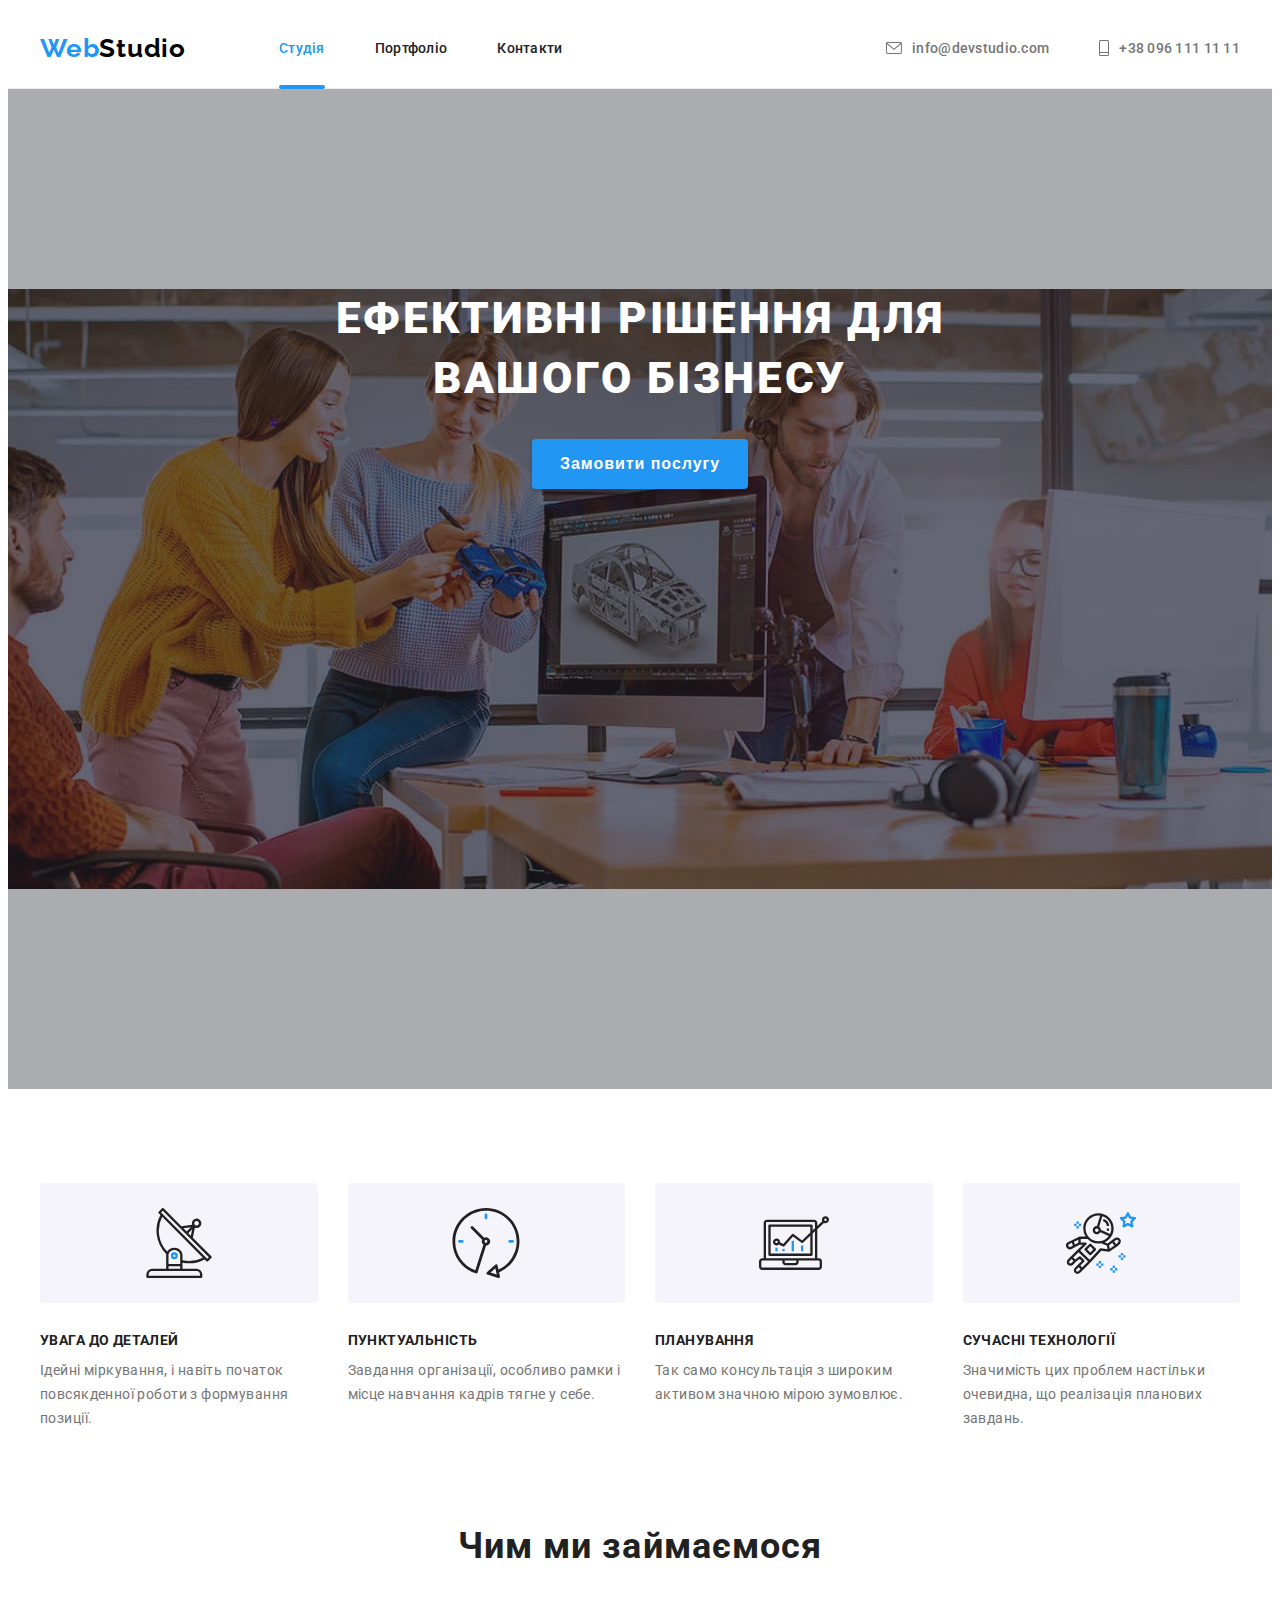
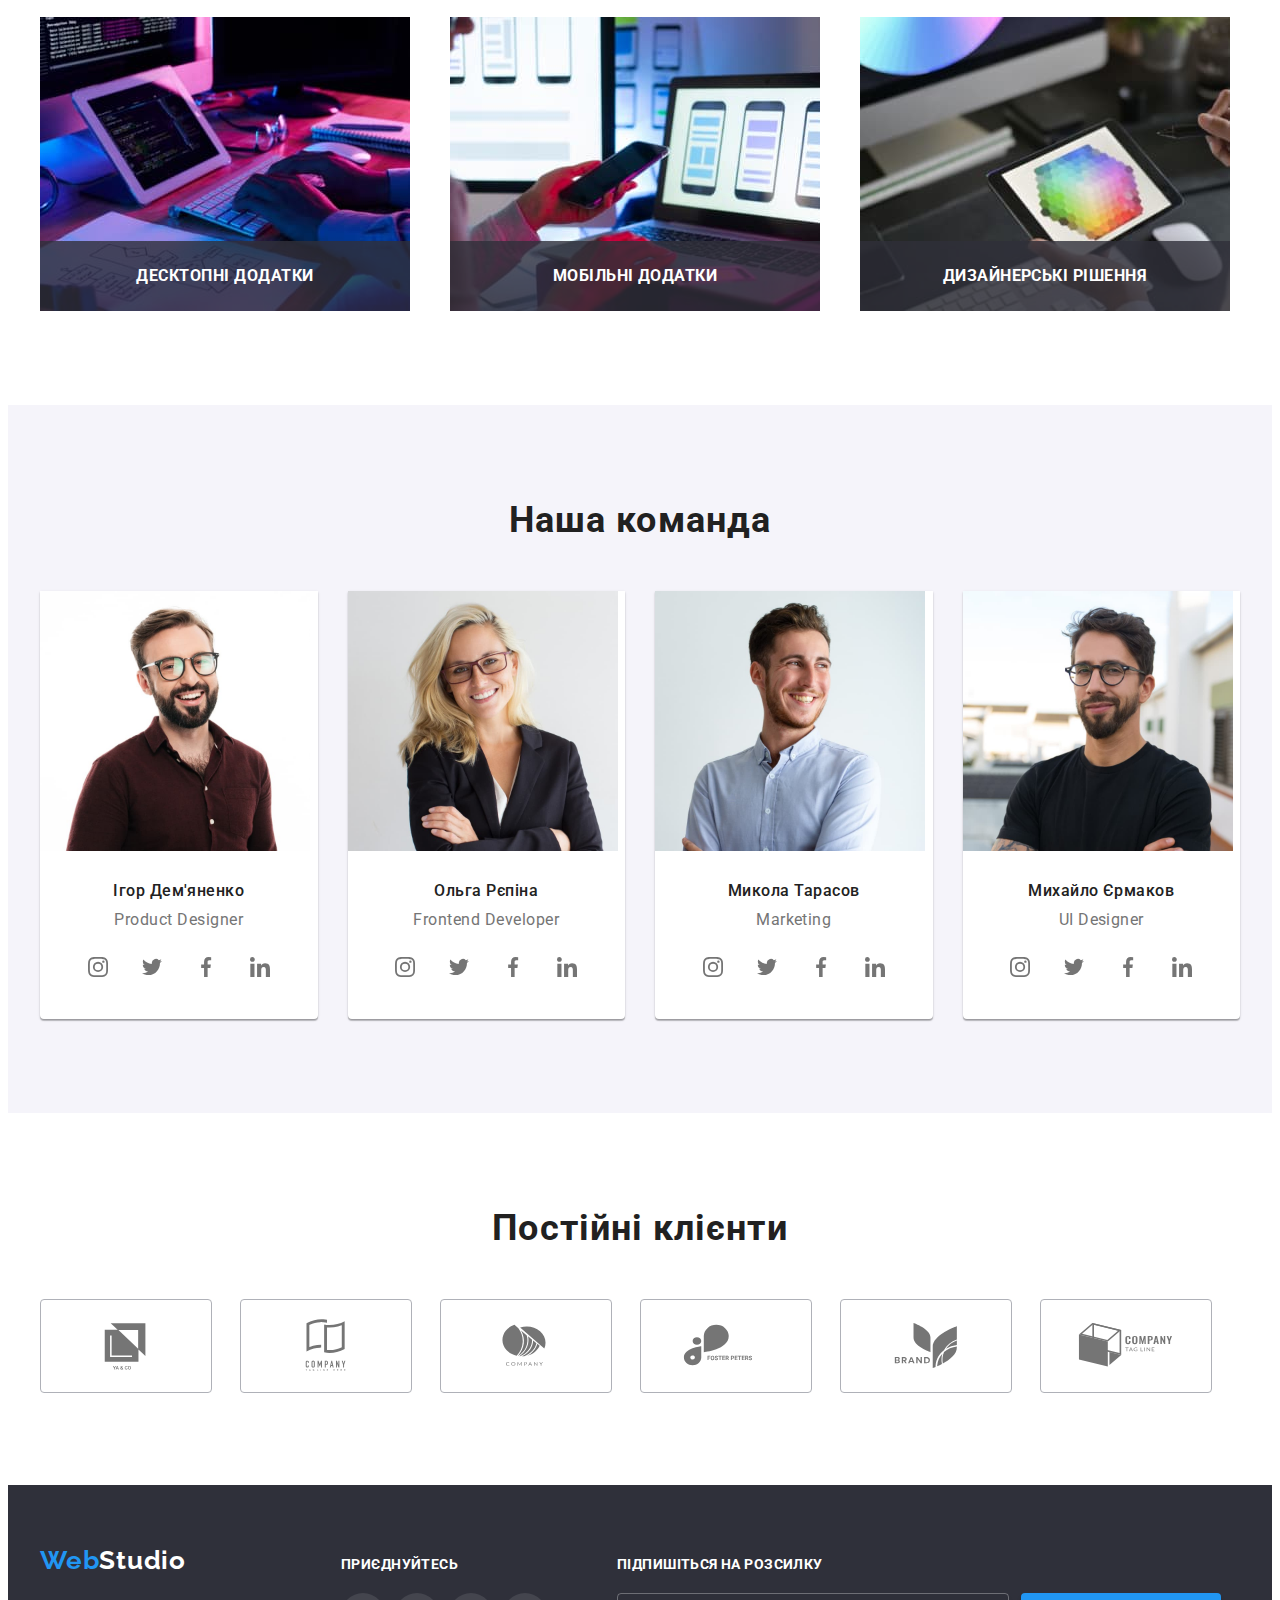
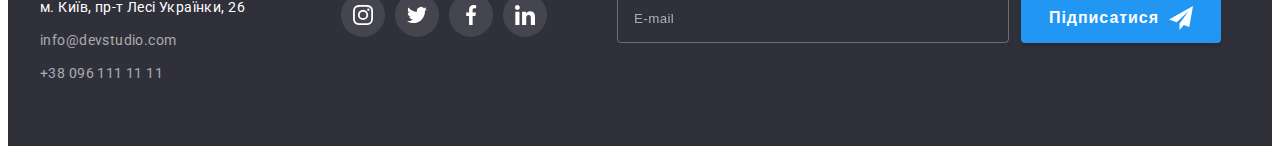
<file: index.html>
<!DOCTYPE html>
<html lang="uk">
  <head>
    <meta charset="UTF-8" />
    <meta http-equiv="X-UA-Compatible" content="IE=edge" />
    <meta name="viewport" content="width=device-width, initial-scale=1.0" />
    <title>WebStudio</title>
    <link rel="preconnect" href="https://fonts.googleapis.com" />
    <link rel="preconnect" href="https://fonts.gstatic.com" crossorigin />
    <link
      href="https://fonts.googleapis.com/css2?family=Raleway:wght@700&family=Roboto:wght@400;500;700;900&display=swap"
      rel="stylesheet"
    />
    <link
      rel="stylesheet"
      href="https://cdnjs.cloudflare.com/ajax/libs/modern-normalize/1.1.0/modern-normalize.min.css"
      integrity="sha512-wpPYUAdjBVSE4KJnH1VR1HeZfpl1ub8YT/NKx4PuQ5NmX2tKuGu6U/JRp5y+Y8XG2tV+wKQpNHVUX03MfMFn9Q=="
      crossorigin="anonymous"
      referrerpolicy="no-referrer"
    />
    <link rel="stylesheet" href="./css/styles.css" />
  </head>
  <body>
    <header class="site-header">
      <div class="container site-header-container">
        <nav class="site-navigation">
          <a href="./index.html" class="main-logo-header link"
            ><span class="logo-part">Web</span>Studio</a
          >
          <ul class="list site-header-list">
            <li class="site-header-item">
              <a href="./index.html" class="link current-page site-header-nav-link site-header-link"
                >Студія</a
              >
            </li>
            <li class="site-header-item">
              <a href="./portfolio.html" class="link site-header-nav-link site-header-link"
                >Портфоліо</a
              >
            </li>
            <li class="site-header-item">
              <a href="#" class="link site-header-nav-link site-header-link">Контакти</a>
            </li>
          </ul>
        </nav>
        <ul class="site-contacts list site-header-list">
          <li class="site-header-item">
            <a href="mailto:info@devstudio.com" class="link site-contacts-link site-header-link">
              <svg class="site-contacts-envelope-icon icon">
                <use href="./images/icons.svg#envelope"></use>
              </svg>
              info@devstudio.com</a
            >
          </li>
          <li class="site-header-item">
            <a href="tel:+380961111111" class="link site-contacts-link site-header-link">
              <svg class="site-contacts-phone-icon icon">
                <use href="./images/icons.svg#mobile-phone"></use>
              </svg>
              +38 096 111 11 11</a
            >
          </li>
        </ul>
      </div>
    </header>
    <main>
      <section class="hero">
        <div class="container">
          <h1 class="hero-title heading">Ефективні рішення для вашого бізнесу</h1>
          <button type="button" class="hero-btn button main-button" data-modal-open>
            Замовити послугу
          </button>
        </div>
      </section>
      <section class="company-characteristics section company-characteristics-section">
        <div class="container">
          <!-- Заголовок, який треба буде сховати -->
          <h2 class="visually-hidden">Характерні особливості студії</h2>
          <ul class="list company-characteristics-list">
            <li class="company-characteristics-list-item">
              <div class="company-characteristics-thumb">
                <svg class="company-characteristics-icon icon">
                  <use href="./images/icons.svg#antenna"></use>
                </svg>
              </div>
              <h3 class="title heading company-characteristics-title">УВАГА ДО ДЕТАЛЕЙ</h3>
              <p class="company-characteristics-text text">
                Ідейні міркування, і навіть початок повсякденної роботи з формування позиції.
              </p>
            </li>
            <li class="company-characteristics-list-item">
              <div class="company-characteristics-thumb">
                <svg class="company-characteristics-icon icon">
                  <use href="./images/icons.svg#clock"></use>
                </svg>
              </div>
              <h3 class="title heading company-characteristics-title">ПУНКТУАЛЬНІСТЬ</h3>
              <p class="company-characteristics-text text">
                Завдання організації, особливо рамки і місце навчання кадрів тягне у себе.
              </p>
            </li>
            <li class="company-characteristics-list-item">
              <div class="company-characteristics-thumb">
                <svg class="company-characteristics-icon icon">
                  <use href="./images/icons.svg#diagram"></use>
                </svg>
              </div>
              <h3 class="title heading company-characteristics-title">ПЛАНУВАННЯ</h3>
              <p class="company-characteristics-text text">
                Так само консультація з широким активом значною мірою зумовлює.
              </p>
            </li>
            <li class="company-characteristics-list-item">
              <div class="company-characteristics-thumb">
                <svg class="company-characteristics-icon icon">
                  <use href="./images/icons.svg#astronaut"></use>
                </svg>
              </div>
              <h3 class="title heading company-characteristics-title">СУЧАСНІ ТЕХНОЛОГІЇ</h3>
              <p class="company-characteristics-text text">
                Значимість цих проблем настільки очевидна, що реалізація планових завдань.
              </p>
            </li>
          </ul>
        </div>
      </section>
      <section class="company-activities section">
        <div class="container">
          <h2 class="title heading company-activities-title">Чим ми займаємося</h2>
          <ul class="list company-activities-list">
            <li class="company-activities-item">
              <img
                src="./images/typing.jpg"
                alt="Програмування"
                width="370"
                height="294"
                class="image"
              />
              <div class="company-activities-text-background">
                <p class="text company-activities-text">Десктопні додатки</p>
              </div>
            </li>
            <li class="company-activities-item">
              <img
                src="./images/phone.jpg"
                alt="Створення макету"
                width="370"
                height="294"
                class="image"
              />
              <div class="company-activities-text-background">
                <p class="text company-activities-text">Мобільні додатки</p>
              </div>
            </li>
            <li class="company-activities-item">
              <img
                src="./images/tablet.jpg"
                alt="Оформлення дизайну"
                width="370"
                height="294"
                class="image"
              />
              <div class="company-activities-text-background">
                <p class="text company-activities-text">Дизайнерські рішення</p>
              </div>
            </li>
          </ul>
        </div>
      </section>
      <section class="company-team section">
        <div class="container">
          <h2 class="company-team-main-title heading">Наша команда</h2>
          <ul class="list company-team-list">
            <li class="company-team-list-item">
              <img
                src="./images/ihor-demianenko.jpg"
                alt="Ігор Дем'яненко"
                width="270"
                height="260"
                class="image"
              />
              <div class="company-team-text-item">
                <h3 class="title heading company-team-title">Ігор Дем'яненко</h3>
                <p lang="en" class="text company-team-text">Product Designer</p>
                <ul class="list social-networks">
                  <li class="social-netw-item">
                    <a href="#" class="social-netw-link">
                      <svg class="social-netw-icon icon">
                        <use href="./images/icons.svg#instagram"></use>
                      </svg>
                    </a>
                  </li>
                  <li class="social-netw-item">
                    <a href="#" class="social-netw-link">
                      <svg class="social-netw-icon icon">
                        <use href="./images/icons.svg#twitter"></use>
                      </svg>
                    </a>
                  </li>
                  <li class="social-netw-item">
                    <a href="#" class="social-netw-link">
                      <svg class="social-netw-icon icon">
                        <use href="./images/icons.svg#facebook"></use>
                      </svg>
                    </a>
                  </li>
                  <li class="social-netw-item">
                    <a href="#" class="social-netw-link">
                      <svg class="social-netw-icon icon">
                        <use href="./images/icons.svg#linkedin"></use>
                      </svg>
                    </a>
                  </li>
                </ul>
              </div>
            </li>
            <li class="company-team-list-item">
              <img
                src="./images/olha-riepina.jpg"
                alt="Ольга Рєпіна"
                width="270"
                height="260"
                class="image"
              />
              <div class="company-team-text-item">
                <h3 class="title heading company-team-title">Ольга Рєпіна</h3>
                <p lang="en" class="text company-team-text">Frontend Developer</p>
                <ul class="list social-networks">
                  <li class="social-netw-item">
                    <a href="#" class="social-netw-link">
                      <svg class="social-netw-icon icon">
                        <use href="./images/icons.svg#instagram"></use>
                      </svg>
                    </a>
                  </li>
                  <li class="social-netw-item">
                    <a href="#" class="social-netw-link">
                      <svg class="social-netw-icon icon">
                        <use href="./images/icons.svg#twitter"></use>
                      </svg>
                    </a>
                  </li>
                  <li class="social-netw-item">
                    <a href="#" class="social-netw-link">
                      <svg class="social-netw-icon icon">
                        <use href="./images/icons.svg#facebook"></use>
                      </svg>
                    </a>
                  </li>
                  <li class="social-netw-item">
                    <a href="#" class="social-netw-link">
                      <svg class="social-netw-icon icon">
                        <use href="./images/icons.svg#linkedin"></use>
                      </svg>
                    </a>
                  </li>
                </ul>
              </div>
            </li>
            <li class="company-team-list-item">
              <img
                src="./images/mykola-tarasov.jpg"
                alt="Микола Тарасов"
                width="270"
                height="260"
                class="image"
              />
              <div class="company-team-text-item">
                <h3 class="title heading company-team-title">Микола Тарасов</h3>
                <p lang="en" class="text company-team-text">Marketing</p>
                <ul class="list social-networks">
                  <li class="social-netw-item">
                    <a href="#" class="social-netw-link">
                      <svg class="social-netw-icon icon">
                        <use href="./images/icons.svg#instagram"></use>
                      </svg>
                    </a>
                  </li>
                  <li class="social-netw-item">
                    <a href="#" class="social-netw-link">
                      <svg class="social-netw-icon icon">
                        <use href="./images/icons.svg#twitter"></use>
                      </svg>
                    </a>
                  </li>
                  <li class="social-netw-item">
                    <a href="#" class="social-netw-link">
                      <svg class="social-netw-icon icon">
                        <use href="./images/icons.svg#facebook"></use>
                      </svg>
                    </a>
                  </li>
                  <li class="social-netw-item">
                    <a href="#" class="social-netw-link">
                      <svg class="social-netw-icon icon">
                        <use href="./images/icons.svg#linkedin"></use>
                      </svg>
                    </a>
                  </li>
                </ul>
              </div>
            </li>
            <li class="company-team-list-item">
              <img
                src="./images/mykhailo-yermakov.jpg"
                alt="Михайло Єрмаков"
                width="270"
                height="260"
                class="image"
              />
              <div class="company-team-text-item">
                <h3 class="title heading company-team-title">Михайло Єрмаков</h3>
                <p lang="en" class="text company-team-text">UI Designer</p>
                <ul class="list social-networks">
                  <li class="social-netw-item">
                    <a href="#" class="social-netw-link">
                      <svg class="social-netw-icon icon">
                        <use href="./images/icons.svg#instagram"></use>
                      </svg>
                    </a>
                  </li>
                  <li class="social-netw-item">
                    <a href="#" class="social-netw-link">
                      <svg class="social-netw-icon icon">
                        <use href="./images/icons.svg#twitter"></use>
                      </svg>
                    </a>
                  </li>
                  <li class="social-netw-item">
                    <a href="#" class="social-netw-link">
                      <svg class="social-netw-icon icon">
                        <use href="./images/icons.svg#facebook"></use>
                      </svg>
                    </a>
                  </li>
                  <li class="social-netw-item">
                    <a href="#" class="social-netw-link">
                      <svg class="social-netw-icon icon">
                        <use href="./images/icons.svg#linkedin"></use>
                      </svg>
                    </a>
                  </li>
                </ul>
              </div>
            </li>
          </ul>
        </div>
      </section>
      <section class="company-partners section">
        <div class="container">
          <h2 class="title heading company-partners-title">Постійні клієнти</h2>
          <ul class="company-partners-list list">
            <li class="company-partners-list-item">
              <a href="#" class="company-partners-link">
                <svg class="company-partners-logo-icon icon">
                  <use href="./images/icons.svg#ya-and-co"></use>
                </svg>
              </a>
            </li>
            <li class="company-partners-list-item">
              <a href="#" class="company-partners-link">
                <svg class="company-partners-logo-icon icon">
                  <use href="./images/icons.svg#tag-line-here"></use>
                </svg>
              </a>
            </li>
            <li class="company-partners-list-item">
              <a href="#" class="company-partners-link">
                <svg class="company-partners-logo-icon icon">
                  <use href="./images/icons.svg#company-company"></use>
                </svg>
              </a>
            </li>
            <li class="company-partners-list-item">
              <a href="#" class="company-partners-link">
                <svg class="company-partners-logo-icon icon">
                  <use href="./images/icons.svg#foster-peters"></use>
                </svg>
              </a>
            </li>
            <li class="company-partners-list-item">
              <a href="#" class="company-partners-link">
                <svg class="company-partners-logo-icon icon">
                  <use href="./images/icons.svg#company-brand"></use>
                </svg>
              </a>
            </li>
            <li class="company-partners-list-item">
              <a href="#" class="company-partners-link">
                <svg class="company-partners-logo-icon icon">
                  <use href="./images/icons.svg#company-tag-line"></use>
                </svg>
              </a>
            </li>
          </ul>
        </div>
      </section>
    </main>
    <footer class="site-footer">
      <div class="container site-footer-container">
        <div class="footer-logo-and-address">
          <a href="./index.html" class="main-logo-footer link"
            ><span class="logo-part">Web</span>Studio</a
          >
          <address class="company-address address">
            <p class="company-address-exact-address text company-address-item">
              м. Київ, пр-т Лесі Українки, 26
            </p>
            <ul class="list">
              <li class="company-address-item">
                <a href="mailto:info@devstudio.com" class="link company-address-link"
                  >info@devstudio.com</a
                >
              </li>
              <li class="company-address-item">
                <a href="tel:+380961111111" class="link company-address-link">+38 096 111 11 11</a>
              </li>
            </ul>
          </address>
        </div>
        <div class="footer-social-networks">
          <p class="social-networks-text footer-text text">Приєднуйтесь</p>
          <ul class="list social-networks">
            <li class="social-netw-item">
              <a href="#" class="social-netw-link social-netw-link-footer">
                <svg class="social-netw-icon icon">
                  <use href="./images/icons.svg#instagram"></use>
                </svg>
              </a>
            </li>
            <li class="social-netw-item">
              <a href="#" class="social-netw-link social-netw-link-footer">
                <svg class="social-netw-icon icon">
                  <use href="./images/icons.svg#twitter"></use>
                </svg>
              </a>
            </li>
            <li class="social-netw-item">
              <a href="#" class="social-netw-link social-netw-link-footer">
                <svg class="social-netw-icon icon">
                  <use href="./images/icons.svg#facebook"></use>
                </svg>
              </a>
            </li>
            <li class="social-netw-item">
              <a href="#" class="social-netw-link social-netw-link-footer">
                <svg class="social-netw-icon icon">
                  <use href="./images/icons.svg#linkedin"></use>
                </svg>
              </a>
            </li>
          </ul>
        </div>
        <div class="subscribe-to-mailing-list">
          <form>
            <p class="subscribe-text footer-text text">Підпишіться на розсилку</p>
            <label for="subscribe-input" class="subscribe-label"></label>
            <div class="subscribe-input-button-wrapper">
              <input
                type="email"
                name="subscribe-to-mailing"
                id="subscribe-input"
                placeholder="E-mail"
                class="subscribe-input"
              />
              <button type="submit" class="subscribe-submit-button button main-button">
                Підписатися
                <svg class="subscribe-submit-icon icon">
                  <use href="./images/icons.svg#send"></use>
                </svg>
              </button>
            </div>
          </form>
        </div>
      </div>
    </footer>
    <div class="backdrop is-hidden" data-modal>
      <div class="modal">
        <h2 class="modal-title title heading">Залиште свої дані, ми вам передзвонимо</h2>
        <form class="modal-form">
          <ul class="modal-form-contacts-list list">
            <li class="modal-form-contact">
              <label for="modal-name" class="modal-label">Ім'я</label>
              <div class="modal-input-wrapper">
                <input type="text" name="modal-name" id="modal-name" class="modal-input" />
                <svg class="modal-icon icon">
                  <use href="./images/icons.svg#person"></use>
                </svg>
              </div>
            </li>
            <li class="modal-form-contact">
              <label for="modal-phone" class="modal-label">Телефон</label>
              <div class="modal-input-wrapper">
                <input type="tel" name="modal-phone" id="modal-phone" class="modal-input" />
                <svg class="modal-icon icon">
                  <use href="./images/icons.svg#phone-modal"></use>
                </svg>
              </div>
            </li>
            <li class="modal-form-contact">
              <label for="modal-email" class="modal-label">Пошта</label>
              <div class="modal-input-wrapper">
                <input type="email" name="modal-email" id="modal-email" class="modal-input" />
                <svg class="modal-icon icon">
                  <use href="./images/icons.svg#email-modal"></use>
                </svg>
              </div>
            </li>
          </ul>
          <label for="modal-comment" class="modal-label">Коментар</label>
          <textarea
            name="modal-comment"
            id="modal-comment"
            class="modal-comment-input"
            placeholder="Введіть текст"
          ></textarea>
          <label class="modal-checkbox-label">
            <input type="checkbox" name="modal-checkbox" class="modal-checkbox visually-hidden" />
            <span class="checkbox-box"
              ><svg class="modal-checkbox-icon">
                <use href="./images/icons.svg#check"></use></svg
            ></span>
            <span class="text modal-checkbox-text">
              Погоджуюся з розсилкою та приймаю
              <a href="#" class="modal-checkbox-link link">Умови договору</a>
            </span></label
          >
          <button type="submit" class="modal-submit-button button main-button">Відправити</button>
        </form>
        <button type="button" class="modal-button button" data-modal-close>
          <svg class="modal-close-icon icon">
            <use href="./images/icons.svg#close-the-window"></use>
          </svg>
        </button>
      </div>
    </div>
    <script src="./js/modal.js"></script>
  </body>
</html>
</file>
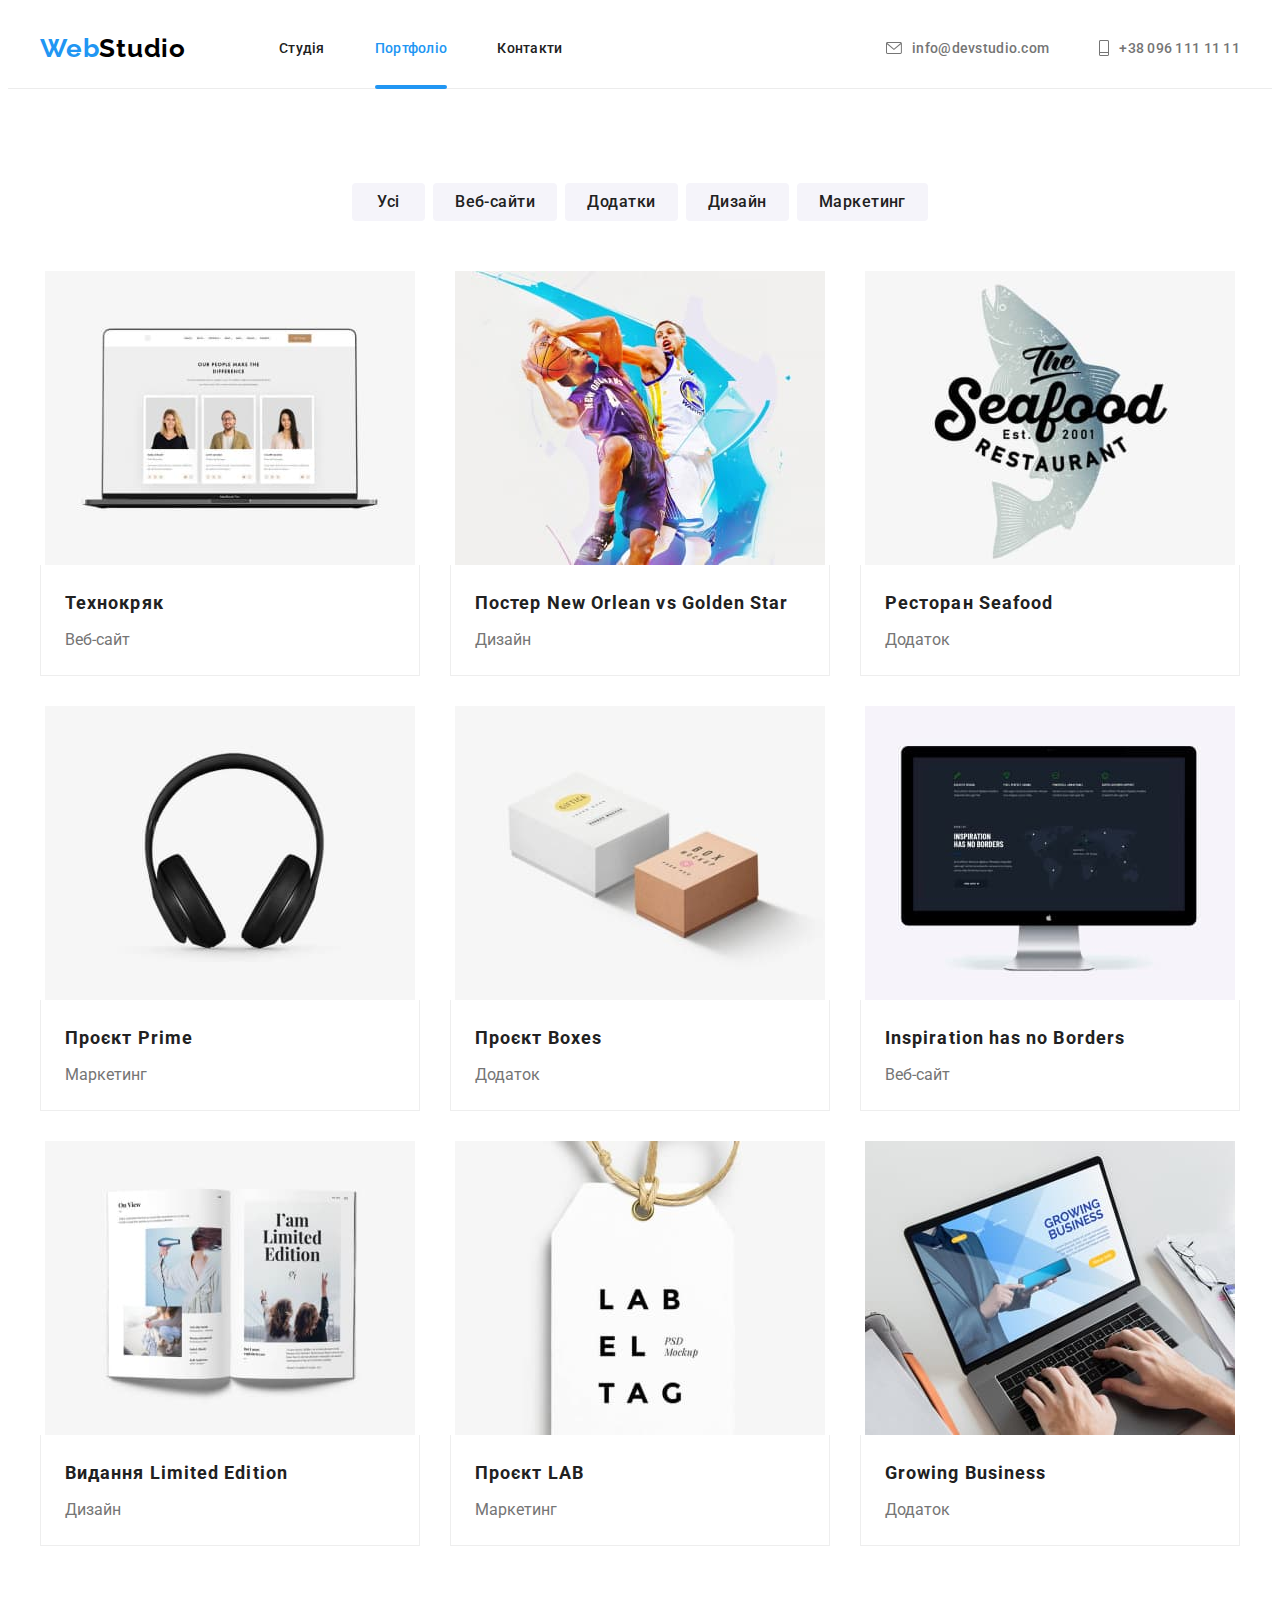
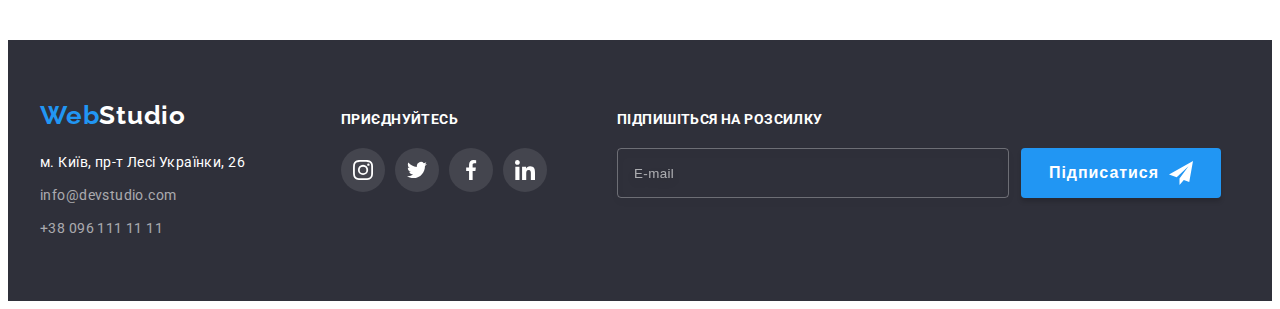
<file: portfolio.html>
<!DOCTYPE html>
<html lang="uk">
  <head>
    <meta charset="UTF-8" />
    <meta http-equiv="X-UA-Compatible" content="IE=edge" />
    <meta name="viewport" content="width=device-width, initial-scale=1.0" />
    <title>Portfolio</title>
    <link rel="preconnect" href="https://fonts.googleapis.com" />
    <link rel="preconnect" href="https://fonts.gstatic.com" crossorigin />
    <link
      href="https://fonts.googleapis.com/css2?family=Raleway:wght@700&family=Roboto:wght@400;500;700;900&display=swap"
      rel="stylesheet"
    />
    <link
      rel="stylesheet"
      href="https://cdnjs.cloudflare.com/ajax/libs/modern-normalize/1.1.0/modern-normalize.min.css"
      integrity="sha512-wpPYUAdjBVSE4KJnH1VR1HeZfpl1ub8YT/NKx4PuQ5NmX2tKuGu6U/JRp5y+Y8XG2tV+wKQpNHVUX03MfMFn9Q=="
      crossorigin="anonymous"
      referrerpolicy="no-referrer"
    />
    <link rel="stylesheet" href="./css/styles.css" />
  </head>
  <body>
    <header class="site-header">
      <div class="container site-header-container">
        <nav class="site-navigation">
          <a href="./index.html" class="main-logo-header link"
            ><span class="logo-part">Web</span>Studio</a
          >
          <ul class="list site-header-list">
            <li class="site-header-item">
              <a href="./index.html" class="link site-header-nav-link site-header-link">Студія</a>
            </li>
            <li class="site-header-item">
              <a
                href="./portfolio.html"
                class="link site-header-nav-link site-header-link current-page"
                >Портфоліо</a
              >
            </li>
            <li class="site-header-item">
              <a href="#" class="link site-header-nav-link site-header-link">Контакти</a>
            </li>
          </ul>
        </nav>
        <ul class="site-contacts list site-header-list">
          <li class="site-header-item">
            <a href="mailto:info@devstudio.com" class="link site-contacts-link site-header-link">
              <svg class="site-contacts-envelope-icon icon">
                <use href="./images/icons.svg#envelope"></use>
              </svg>
              info@devstudio.com</a
            >
          </li>
          <li class="site-header-item">
            <a href="tel:+380961111111" class="link site-contacts-link site-header-link">
              <svg class="site-contacts-phone-icon icon">
                <use href="./images/icons.svg#mobile-phone"></use>
              </svg>
              +38 096 111 11 11</a
            >
          </li>
        </ul>
      </div>
    </header>
    <main>
      <section class="filter-with-samples section">
        <div class="container">
          <!-- Цей заголовок приховаємо -->
          <h1 class="visually-hidden">Приклади наших робіт</h1>
          <ul class="site-filter list">
            <li><button type="button" class="button site-filter-button">Усі</button></li>
            <li class="site-filter-item">
              <button type="button" class="button site-filter-button">Веб-сайти</button>
            </li>
            <li class="site-filter-item">
              <button type="button" class="button site-filter-button">Додатки</button>
            </li>
            <li class="site-filter-item">
              <button type="button" class="button site-filter-button">Дизайн</button>
            </li>
            <li class="site-filter-item">
              <button type="button" class="button site-filter-button">Маркетинг</button>
            </li>
          </ul>
          <ul class="work-samples list">
            <li class="work-samples-list-item">
              <a href="#" class="work-samples-link link">
                <div class="work-samples-thumb">
                  <img
                    src="./images/technokriak.jpg"
                    alt="Веб-сайт"
                    width="370"
                    height="294"
                    class="image work-samples-image"
                  />
                  <div class="work-samples-overlay">
                    <p class="work-samples-overlay-text">
                      Ресурс пропонує комплексні пропозиції з різним рівнем функціоналу та сервісів.
                      Все це дозволить відвідувачу отримати вичерпні відомості про компанію чи
                      приватну особу.
                    </p>
                  </div>
                </div>
                <div class="work-samples-text-item">
                  <h2 class="title heading work-samples-title">Технокряк</h2>
                  <p class="text work-samples-text">Веб-сайт</p>
                </div></a
              >
            </li>
            <li class="work-samples-list-item">
              <a href="#" class="work-samples-link link">
                <div class="work-samples-thumb">
                  <img
                    src="./images/poster.jpg"
                    alt="Постер з баскетболістами"
                    width="370"
                    height="294"
                    class="image work-samples-image"
                  />
                  <div class="work-samples-overlay">
                    <p class="work-samples-overlay-text">
                      Ресурс пропонує комплексні пропозиції з різним рівнем функціоналу та сервісів.
                      Все це дозволить відвідувачу отримати вичерпні відомості про компанію чи
                      приватну особу.
                    </p>
                  </div>
                </div>
                <div class="work-samples-text-item">
                  <h2 class="title heading work-samples-title">
                    Постер <span lang="en">New Orlean vs Golden Star</span>
                  </h2>
                  <p class="text work-samples-text">Дизайн</p>
                </div>
              </a>
            </li>
            <li class="work-samples-list-item">
              <a href="#" class="work-samples-link link">
                <div class="work-samples-thumb">
                  <img
                    src="./images/restaurant.jpg"
                    alt="Логотип ресторану"
                    width="370"
                    height="294"
                    class="image work-samples-image"
                  />
                  <div class="work-samples-overlay">
                    <p class="work-samples-overlay-text">
                      Ресурс пропонує комплексні пропозиції з різним рівнем функціоналу та сервісів.
                      Все це дозволить відвідувачу отримати вичерпні відомості про компанію чи
                      приватну особу.
                    </p>
                  </div>
                </div>
                <div class="work-samples-text-item">
                  <h2 class="title heading work-samples-title">
                    Ресторан <span lang="en">Seafood</span>
                  </h2>
                  <p class="text work-samples-text">Додаток</p>
                </div>
              </a>
            </li>
            <li class="work-samples-list-item">
              <a href="#" class="work-samples-link link">
                <div class="work-samples-thumb">
                  <img
                    src="./images/headphones.jpg"
                    alt="Навушники"
                    width="370"
                    height="294"
                    class="image work-samples-image"
                  />
                  <div class="work-samples-overlay">
                    <p class="work-samples-overlay-text">
                      Ресурс пропонує комплексні пропозиції з різним рівнем функціоналу та сервісів.
                      Все це дозволить відвідувачу отримати вичерпні відомості про компанію чи
                      приватну особу.
                    </p>
                  </div>
                </div>
                <div class="work-samples-text-item">
                  <h2 class="title heading work-samples-title">
                    Проєкт <span lang="en">Prime</span>
                  </h2>
                  <p class="text work-samples-text">Маркетинг</p>
                </div>
              </a>
            </li>
            <li class="work-samples-list-item">
              <a href="#" class="work-samples-link link">
                <div class="work-samples-thumb">
                  <img
                    src="./images/boxes.jpg"
                    alt="Коробки"
                    width="370"
                    height="294"
                    class="image work-samples-image"
                  />
                  <div class="work-samples-overlay">
                    <p class="work-samples-overlay-text">
                      Ресурс пропонує комплексні пропозиції з різним рівнем функціоналу та сервісів.
                      Все це дозволить відвідувачу отримати вичерпні відомості про компанію чи
                      приватну особу.
                    </p>
                  </div>
                </div>
                <div class="work-samples-text-item">
                  <h2 class="title heading work-samples-title">
                    Проєкт <span lang="en">Boxes</span>
                  </h2>
                  <p class="text work-samples-text">Додаток</p>
                </div>
              </a>
            </li>
            <li class="work-samples-list-item">
              <a href="#" class="work-samples-link link">
                <div class="work-samples-thumb">
                  <img
                    src="./images/inspiration-has-no-borders.jpg"
                    alt="Веб сайт"
                    width="370"
                    height="294"
                    class="image work-samples-image"
                  />
                  <div class="work-samples-overlay">
                    <p class="work-samples-overlay-text">
                      Ресурс пропонує комплексні пропозиції з різним рівнем функціоналу та сервісів.
                      Все це дозволить відвідувачу отримати вичерпні відомості про компанію чи
                      приватну особу.
                    </p>
                  </div>
                </div>
                <div class="work-samples-text-item">
                  <h2 class="title heading work-samples-title" lang="en">
                    Inspiration has no Borders
                  </h2>
                  <p class="text work-samples-text">Веб-сайт</p>
                </div>
              </a>
            </li>
            <li class="work-samples-list-item">
              <a href="#" class="work-samples-link link">
                <div class="work-samples-thumb">
                  <img
                    src="./images/publication.jpg"
                    alt="Видання"
                    width="370"
                    height="294"
                    class="image work-samples-image"
                  />
                  <div class="work-samples-overlay">
                    <p class="work-samples-overlay-text">
                      Ресурс пропонує комплексні пропозиції з різним рівнем функціоналу та сервісів.
                      Все це дозволить відвідувачу отримати вичерпні відомості про компанію чи
                      приватну особу.
                    </p>
                  </div>
                </div>
                <div class="work-samples-text-item">
                  <h2 class="title heading work-samples-title">
                    Видання <span lang="en">Limited Edition</span>
                  </h2>
                  <p class="text work-samples-text">Дизайн</p>
                </div>
              </a>
            </li>
            <li class="work-samples-list-item">
              <a href="#" class="work-samples-link link">
                <div class="work-samples-thumb">
                  <img
                    src="./images/project.jpg"
                    alt="Етикетка"
                    width="370"
                    height="294"
                    class="image work-samples-image"
                  />
                  <div class="work-samples-overlay">
                    <p class="work-samples-overlay-text">
                      Ресурс пропонує комплексні пропозиції з різним рівнем функціоналу та сервісів.
                      Все це дозволить відвідувачу отримати вичерпні відомості про компанію чи
                      приватну особу.
                    </p>
                  </div>
                </div>
                <div class="work-samples-text-item">
                  <h2 class="title heading work-samples-title">
                    Проєкт <span lang="en">LAB</span>
                  </h2>
                  <p class="text work-samples-text">Маркетинг</p>
                </div>
              </a>
            </li>
            <li class="work-samples-list-item">
              <a href="#" class="work-samples-link link">
                <div class="work-samples-thumb">
                  <img
                    src="./images/growing-business.jpg"
                    alt="Додаток"
                    width="370"
                    height="294"
                    class="image work-samples-image"
                  />
                  <div class="work-samples-overlay">
                    <p class="work-samples-overlay-text">
                      Ресурс пропонує комплексні пропозиції з різним рівнем функціоналу та сервісів.
                      Все це дозволить відвідувачу отримати вичерпні відомості про компанію чи
                      приватну особу.
                    </p>
                  </div>
                </div>
                <div class="work-samples-text-item">
                  <h2 class="title heading work-samples-title" lang="en">Growing Business</h2>
                  <p class="text work-samples-text">Додаток</p>
                </div>
              </a>
            </li>
          </ul>
        </div>
      </section>
    </main>
    <footer class="site-footer">
      <div class="container site-footer-container">
        <div class="footer-logo-and-address">
          <a href="./index.html" class="main-logo-footer link"
            ><span class="logo-part">Web</span>Studio</a
          >
          <address class="company-address address">
            <p class="company-address-exact-address text company-address-item">
              м. Київ, пр-т Лесі Українки, 26
            </p>
            <ul class="list">
              <li class="company-address-item">
                <a href="mailto:info@devstudio.com" class="link company-address-link"
                  >info@devstudio.com</a
                >
              </li>
              <li class="company-address-item">
                <a href="tel:+380961111111" class="link company-address-link">+38 096 111 11 11</a>
              </li>
            </ul>
          </address>
        </div>
        <div class="footer-social-networks">
          <p class="social-networks-text footer-text text">Приєднуйтесь</p>
          <ul class="list social-networks">
            <li class="social-netw-item">
              <a href="#" class="social-netw-link social-netw-link-footer">
                <svg class="social-netw-icon icon">
                  <use href="./images/icons.svg#instagram"></use>
                </svg>
              </a>
            </li>
            <li class="social-netw-item">
              <a href="#" class="social-netw-link social-netw-link-footer">
                <svg class="social-netw-icon icon">
                  <use href="./images/icons.svg#twitter"></use>
                </svg>
              </a>
            </li>
            <li class="social-netw-item">
              <a href="#" class="social-netw-link social-netw-link-footer">
                <svg class="social-netw-icon icon">
                  <use href="./images/icons.svg#facebook"></use>
                </svg>
              </a>
            </li>
            <li class="social-netw-item">
              <a href="#" class="social-netw-link social-netw-link-footer">
                <svg class="social-netw-icon icon">
                  <use href="./images/icons.svg#linkedin"></use>
                </svg>
              </a>
            </li>
          </ul>
        </div>
        <div class="subscribe-to-mailing-list">
          <form>
            <p class="subscribe-text footer-text text">Підпишіться на розсилку</p>
            <label for="subscribe-input" class="subscribe-label"></label>
            <div class="subscribe-input-button-wrapper">
              <input
                type="email"
                name="subscribe-to-mailing"
                id="subscribe-input"
                placeholder="E-mail"
                class="subscribe-input"
              />
              <button type="submit" class="subscribe-submit-button button main-button">
                Підписатися
                <svg class="subscribe-submit-icon icon">
                  <use href="./images/icons.svg#send"></use>
                </svg>
              </button>
            </div>
          </form>
        </div>
      </div>
    </footer>
    <script src="./js/modal.js"></script>
  </body>
</html>
</file>
<file: css/styles.css>
/* Color palette */
/* Main text color #757575 */
/* Secondary text color #212121 */
/* Accent #2196F3 */
:root {
  --main-text-color: #757575;
  --secondary-text-color: #212121;
  --accent-color: #2196f3;
  --white-color: #ffffff;
  --black-color: #000000;
  --secondary-background-color: #2f303a;
  --tertiary-background-color: #f5f4fa;
  --transition-info: 250ms cubic-bezier(0.4, 0, 0.2, 1);
}

/* Index */

/* Body */

body {
  background-color: var(--white-color);
  color: var(--main-text-color);
  font-family: 'Roboto', sans-serif;
}

/* Reseting margin and padding for headings, paragraphs, buttons and lists */

.list,
.text,
.heading,
.button {
  margin: 0;
  padding: 0;
}

/* Make images and icons display as block */

.image,
.icon {
  display: block;
}

/* Container */

.container {
  width: 1200px;
  padding: 0 15px;
  margin: 0 auto;
  /* outline: 2px solid skyblue; */
}

/* Visually hidden items */

.visually-hidden {
  position: absolute;
  width: 1px;
  height: 1px;
  margin: -1px;
  padding: 0;
  overflow: hidden;
  border: 0;
  clip: rect(0 0 0 0);
}

.section {
  padding-top: 94px;
  padding-bottom: 94px;
}

.list {
  list-style: none;
}

.link {
  text-decoration: none;
}

/* For every title */

.title {
  color: var(--secondary-text-color);
  font-weight: 700;
  text-align: center;
}

/* Main buttons */

.main-button {
  min-width: 200px;
  padding: 10px 0;
  font-weight: 700;
  font-size: 16px;
  line-height: 1.88;
  letter-spacing: 0.06em;
  border: none;
  border-radius: 4px;
  box-shadow: 0px 4px 4px rgba(0, 0, 0, 0.15);
  color: var(--white-color);
  background-color: var(--accent-color);
  cursor: pointer;
  transition: background-color var(--transition-info);
}

.main-button:hover,
.main-button:focus {
  background-color: #188ce8;
}

/* Logo */

.main-logo-header,
.main-logo-footer {
  color: var(--black-color);
  font-family: 'Raleway', sans-serif;
  font-size: 26px;
  font-weight: 700;
  line-height: 1.19;
  letter-spacing: 0.03em;
}

.main-logo-header {
  margin-right: 93px;
}

.logo-part {
  color: var(--accent-color);
}

/* Header */
.site-header {
  border-bottom: 1px solid #ececec;
}

.site-header-container {
  display: flex;
  align-items: center;
}

.site-navigation {
  display: flex;
  align-items: center;
}

.site-header-list {
  display: flex;
  column-gap: 50px;
  font-weight: 500;
  font-size: 14px;
  line-height: 1 14;
  letter-spacing: 0.02em;
}

.site-header-link {
  transition: color var(--transition-info);
}

.site-header-link:hover,
.site-header-link:focus {
  color: var(--accent-color);
}

.site-header-nav-link {
  display: block;
  padding-top: 32px;
  padding-bottom: 32px;
  color: var(--secondary-text-color);
}

.site-contacts {
  margin-left: auto;
}

.site-contacts-link {
  display: flex;
  align-items: center;
  padding-top: 32px;
  padding-bottom: 32px;
  color: var(--main-text-color);
}

.site-contacts-envelope-icon {
  margin-right: 10px;
  width: 16px;
  height: 12px;
  fill: currentColor;
}

.site-contacts-phone-icon {
  margin-right: 10px;
  width: 10px;
  height: 16px;
  fill: currentColor;
}

/* Hero */

.hero {
  max-width: 1600px;
  height: 600px;
  margin-left: auto;
  margin-right: auto;
  background-image: linear-gradient(rgba(47, 48, 58, 0.4), rgba(47, 48, 58, 0.4)),
    url('../images/hero-bgi.jpg');
  background-repeat: no-repeat;
  background-position: center;
  /* background-color: var(--secondary-background-color); */
  text-align: center;
  padding-top: 200px;
  padding-bottom: 200px;
}

.hero-title {
  width: 696px;
  margin: auto;
  margin-bottom: 30px;
  color: var(--white-color);
  font-weight: 900;
  font-size: 44px;
  line-height: 1.36;
  letter-spacing: 0.06em;
  text-transform: uppercase;
}

.hero-btn {
  min-width: 216px;
}

/* Company characteristics section */
.company-characteristics-section {
  padding-bottom: 0;
}

.company-characteristics-list {
  display: flex;
  column-gap: 30px;
}

.company-characteristics-list-item {
  width: calc((100% - 3 * 30px) / 4);
}

.company-characteristics-title {
  margin-bottom: 10px;
  font-size: 14px;
  line-height: 1.14;
  text-transform: uppercase;
  text-align: left;
  letter-spacing: 0.03em;
}

.company-characteristics-text {
  font-size: 14px;
  line-height: 1.71;
  letter-spacing: 0.03em;
}

.company-characteristics-thumb {
  display: flex;
  align-items: center;
  justify-content: center;
  height: 120px;
  margin-bottom: 30px;
  border-radius: 4px;
  background-color: var(--tertiary-background-color);
}

.company-characteristics-icon {
  height: 70px;
  width: 70px;
}

/* Company activities section */

.company-activities-list {
  display: flex;
  column-gap: 30px;
}

.company-activities-item {
  position: relative;
  width: calc((100% - 2 * 30px) / 3);
}

.company-activities-title {
  margin-bottom: 50px;
  font-size: 36px;
  line-height: 1.17;
  letter-spacing: 0.03em;
}

.company-activities-text-background {
  display: flex;
  position: absolute;
  left: 0;
  bottom: 0;
  align-items: center;
  justify-content: center;
  width: 370px;
  height: 70px;
  background-color: rgba(47, 48, 58, 0.8);
}

.company-activities-text {
  font-weight: 700;
  line-height: 1.14;
  text-align: center;
  letter-spacing: 0.03em;
  text-transform: uppercase;
  color: var(--white-color);
}

/* Company team section */

.company-team {
  background-color: var(--tertiary-background-color);
}

.company-team-list {
  display: flex;
  column-gap: 30px;
}

.company-team-main-title {
  margin-bottom: 50px;
  color: var(--secondary-text-color);
  font-weight: 700;
  font-size: 36px;
  line-height: 1.17;
  text-align: center;
  letter-spacing: 0.03em;
}

.company-team-title {
  margin-bottom: 10px;
  font-weight: 500;
  font-size: 16px;
  line-height: 1.19;
  letter-spacing: 0.03em;
}

.company-team-text {
  margin-bottom: 16px;
  line-height: 1.19;
  text-align: center;
  letter-spacing: 0.03em;
}

.company-team-list-item {
  width: calc((100% - 90px) / 4);
  background-color: var(--white-color);
  border-radius: 0px 0px 4px 4px;
  box-shadow: 0px 1px 3px rgba(0, 0, 0, 0.12), 0px 1px 1px rgba(0, 0, 0, 0.14),
    0px 2px 1px rgba(0, 0, 0, 0.2);
}

.company-team-text-item {
  padding-top: 30px;
  padding-bottom: 30px;
}

.social-netw-item {
  width: 44px;
  height: 44px;
}

/* Social networks */

.social-networks {
  display: flex;
  column-gap: 10px;
  justify-content: center;
}

.social-netw-link {
  display: flex;
  align-items: center;
  justify-content: center;
  height: 100%;
  width: 100%;
  border-radius: 50%;
  color: var(--main-text-color);
  transition: color var(--transition-info), background-color var(--transition-info);
}

.social-netw-link-footer {
  background-color: rgba(255, 255, 255, 0.1);
  color: var(--white-color);
}

.social-netw-link:hover,
.social-netw-link:focus {
  color: var(--white-color);
  background-color: var(--accent-color);
}

.social-netw-icon {
  height: 20px;
  width: 20px;
  fill: currentColor;
}

/* Company's constant partners section */

.company-partners-title {
  margin-bottom: 50px;
  font-size: 36px;
  line-height: 1.17;
  letter-spacing: 0.03em;
}

.company-partners-list {
  display: flex;
  column-gap: 30px;
}

.company-partners-list-item {
  width: 170px;
  height: 92px;
}

.company-partners-link {
  display: flex;
  align-items: center;
  justify-content: center;
  width: 100%;
  height: 100%;
  border: 1px solid #afb1b8;
  border-radius: 4px;
  color: var(--main-text-color);
  transition: border var(--transition-info), color var(--transition-info);
}

.company-partners-link:hover,
.company-partners-link:focus {
  border: 1px solid var(--accent-color);
  color: var(--accent-color);
}

.company-partners-logo-icon {
  width: 106px;
  height: 60px;
  fill: currentColor;
}

/* Footer */

.site-footer-container {
  display: flex;
  align-items: baseline;
  column-gap: 70px;
}

.main-logo-footer {
  display: block;
  margin-bottom: 20px;
  color: var(--white-color);
}

.site-footer {
  padding-top: 60px;
  padding-bottom: 60px;
  background-color: var(--secondary-background-color);
}

.company-address {
  width: 231px;
  font-style: normal;
  font-size: 14px;
  line-height: 1.71;
  letter-spacing: 0.03em;
}

.company-address-item {
  display: block;
}

.company-address-item:not(:last-child) {
  margin-bottom: 9px;
}

.company-address-link {
  color: rgba(255, 255, 255, 0.6);
  transition: color var(--transition-info);
}

.company-address-link:hover,
.company-address-link:focus {
  color: var(--accent-color);
}

.company-address-exact-address {
  color: var(--white-color);
}

.footer-text {
  margin-bottom: 20px;
  font-size: 14px;
  font-weight: 700;
  line-height: 1.14;
  letter-spacing: 0.03em;
  text-transform: uppercase;
  color: var(--white-color);
}

.subscribe-input {
  width: 358px;
  padding: 15px 16px;
  margin-right: 12px;
  border: 1px solid rgba(255, 255, 255, 0.3);
  filter: drop-shadow(0px 4px 4px rgba(0, 0, 0, 0.15));
  border-radius: 4px;
  background-color: transparent;
  color: var(--white-color);
  transition: border var(--transition-info);
}

.subscribe-input:focus-within {
  outline: none;
  border: 1px solid var(--accent-color);
}

.subscribe-input-button-wrapper {
  display: flex;
}

.subscribe-submit-button {
  display: flex;
  align-items: center;
  justify-content: center;
}

.subscribe-submit-icon {
  width: 24px;
  height: 24px;
  margin-left: 10px;
}

.subscribe-input::placeholder {
  line-height: 1.25;
  letter-spacing: 0.03em;
  color: rgba(255, 255, 255, 0.6);
}

/* Portfolio */

/* Fiter buttons */

.site-filter {
  display: flex;
  justify-content: center;
  margin-bottom: 50px;
  column-gap: 8px;
}

.site-filter-button {
  padding: 6px 22px;
  min-width: 73px;
  background-color: var(--tertiary-background-color);
  color: var(--secondary-text-color);
  border: none;
  border-radius: 4px;
  font-family: inherit;
  font-weight: 500;
  font-size: 16px;
  line-height: 1.63;
  text-align: center;
  letter-spacing: 0.03em;
  cursor: pointer;
  transition: background-color var(--transition-info), box-shadow var(--transition-info),
    color var(--transition-info);
}

.site-filter-button:hover,
.site-filter-button:focus {
  background-color: var(--accent-color);
  box-shadow: 0px 3px 1px rgba(0, 0, 0, 0.1), 0px 1px 2px rgba(0, 0, 0, 0.08),
    0px 2px 2px rgba(0, 0, 0, 0.12);
  color: var(--white-color);
}

/* Work samples */
.work-samples {
  display: flex;
  flex-wrap: wrap;
  column-gap: 30px;
  row-gap: 30px;
}

.work-samples-list-item {
  width: calc(((100% - 2 * 30px) / 3));
  background-color: var(--white-color);
}

.work-samples-link {
  display: block;
  overflow: hidden;
  width: 100%;
  height: 100%;
  transition: box-shadow var(--transition-info), transform var(--transition-info);
}

.work-samples-link:hover,
.work-samples-link:focus {
  box-shadow: 0px 1px 1px rgba(0, 0, 0, 0.12), 0px 4px 4px rgba(0, 0, 0, 0.06),
    1px 4px 6px rgba(0, 0, 0, 0.16);
}

.work-samples-link:hover .work-samples-overlay,
.work-samples-link:focus .work-samples-overlay {
  transform: translateY(0);
}

.work-samples-title {
  margin-bottom: 4px;
  font-size: 18px;
  line-height: 2;
  letter-spacing: 0.06em;
  text-align: left;
}

.work-samples-text-item {
  padding: 20px 24px;
  border-right: 1px solid #eeeeee;
  border-left: 1px solid #eeeeee;
  border-bottom: 1px solid #eeeeee;
}

.work-samples-image {
  margin-left: auto;
  margin-right: auto;
}

.work-samples-text {
  line-height: 1.88;
  color: var(--main-text-color);
}

.work-samples-thumb {
  overflow: hidden;
  position: relative;
}

.work-samples-overlay {
  position: absolute;
  top: 0;
  left: 0;
  height: 100%;
  width: 100%;
  background-color: rgba(33, 150, 243, 0.9);
  transform: translateY(100%);
  transition: transform var(--transition-info);
}

.work-samples-overlay-text {
  padding: 63px 24px;
  font-size: 18px;
  line-height: 1.56;
  letter-spacing: 0.03em;
  color: var(--white-color);
}

/* Current page colorizing */

.current-page {
  position: relative;
  color: var(--accent-color);
}

.current-page::after {
  position: absolute;
  bottom: -1px;
  left: 0;
  content: '';
  display: block;
  width: 100%;
  height: 4px;
  border-radius: 2px;
  background-color: var(--accent-color);
}

/* Modal window */

.backdrop {
  position: fixed;
  top: 0;
  left: 0;
  width: 100%;
  height: 100%;
  opacity: 1;
  visibility: visible;
  background-color: rgba(0, 0, 0, 0.2);
  transition: opacity var(--transition-info), visibility var(--transition-info);
}

.backdrop.is-hidden {
  opacity: 0;
  visibility: hidden;
  pointer-events: none;
}

.backdrop.is-hidden .modal {
  transform: translate(-50%, -50%) scale(0.5);
}

.modal {
  position: absolute;
  top: 50%;
  left: 50%;
  width: 528px;
  transform: translate(-50%, -50%) scale(1);
  padding: 40px;
  transition: transform var(--transition-info);
  border-radius: 4px;
  box-shadow: 0px 1px 3px rgba(0, 0, 0, 0.12), 0px 1px 1px rgba(0, 0, 0, 0.14),
    0px 2px 1px rgba(0, 0, 0, 0.2);
  background-color: var(--white-color);
}

.modal-button {
  position: absolute;
  top: 8px;
  right: 8px;
  display: flex;
  align-items: center;
  justify-content: center;
  width: 30px;
  height: 30px;
  border-radius: 50%;
  cursor: pointer;
  color: #000000;
  border: 1px solid rgba(0, 0, 0, 0.1);
  background-color: var(--white-color);
  transition: color var(--transition-info);
}

.modal-button:hover,
.modal-button:focus {
  color: var(--accent-color);
}

.modal-close-icon {
  width: 18px;
  height: 18px;
  fill: currentColor;
}

.modal-form-contacts-list {
  margin-bottom: 10px;
}

.modal-form-contact:not(:last-child) {
  margin-bottom: 10px;
}

.modal-title {
  margin-bottom: 12px;
  font-size: 20px;
  line-height: 1.15;
  letter-spacing: 0.03em;
}

.modal-label {
  display: block;
  margin-bottom: 4px;
  font-size: 12px;
  line-height: 1.17;
  letter-spacing: 0.01em;
}

.modal-input-wrapper {
  position: relative;
}

.modal-input {
  width: 100%;
  padding: 11px 12px 11px 42px;
  font-size: 14px;
  border: 1px solid rgba(33, 33, 33, 0.2);
  border-radius: 4px;
  transition: border var(--transition-info);
}

.modal-input:focus-within {
  outline: none;
  border: 1px solid var(--accent-color);
}

.modal-icon {
  position: absolute;
  top: 50%;
  left: 15px;
  transform: translateY(-50%);
  height: 18px;
  width: 18px;
}

.modal-input:focus-within + .modal-icon {
  fill: var(--accent-color);
}

.modal-comment-input {
  display: block;
  height: 120px;
  width: 100%;
  padding: 12px 16px;
  margin-bottom: 20px;
  resize: none;
  font-size: 14px;
  border: 1px solid rgba(33, 33, 33, 0.2);
  border-radius: 4px;
  transition: border var(--transition-info);
}

.modal-comment-input:focus-within {
  outline: none;
  border: 1px solid var(--accent-color);
}

.modal-comment-input::placeholder {
  font-size: 12px;
  line-height: 1.17;
  letter-spacing: 0.01em;
  color: rgba(117, 117, 117, 0.5);
}

.modal-checkbox-label {
  display: flex;
  align-items: center;
  justify-content: center;
  column-gap: 8.38px;
  margin-bottom: 30px;
  font-size: 14px;
  line-height: 1.71;
  letter-spacing: 0.03em;
}

.modal-checkbox-link {
  text-decoration: underline;
  position: relative;
  color: var(--accent-color);
}

.checkbox-box {
  display: flex;
  align-items: center;
  justify-content: center;
  width: 16px;
  height: 15px;
  border: 2px solid var(--secondary-text-color);
  border-radius: 2px;
  cursor: pointer;
  background-color: transparent;
  transition: background-color var(--transition-info), border var(--transition-info);
}

.modal-checkbox-icon {
  width: 16px;
  height: 15px;
}

.modal-checkbox:checked + .checkbox-box {
  background-color: var(--accent-color);
  border: none;
}

.modal-checkbox:focus-within + .checkbox-box {
  outline: 1px solid var(--accent-color);
}

.modal-checkbox:checked:focus + .checkbox-box {
  outline: 1px solid var(--secondary-text-color);
}

.modal-submit-button {
  display: block;
  margin: 0 auto;
}
</file>
